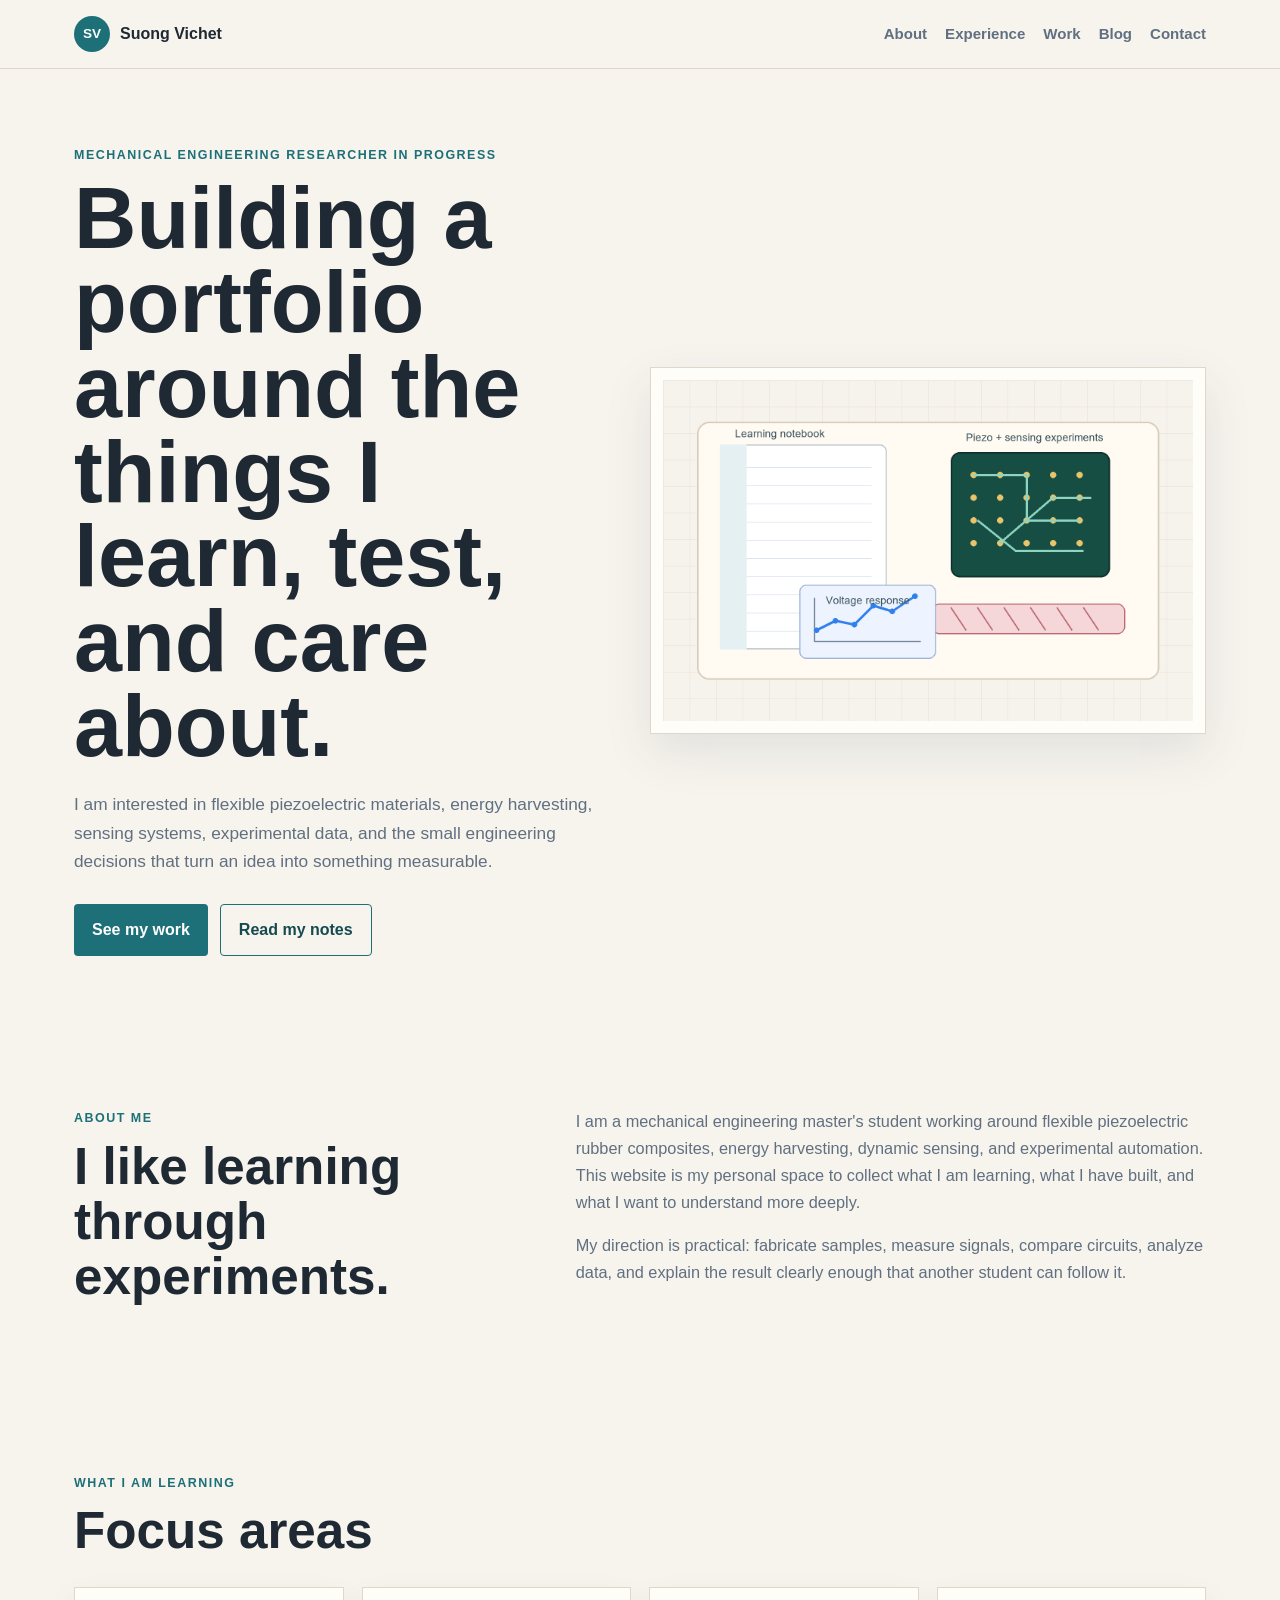
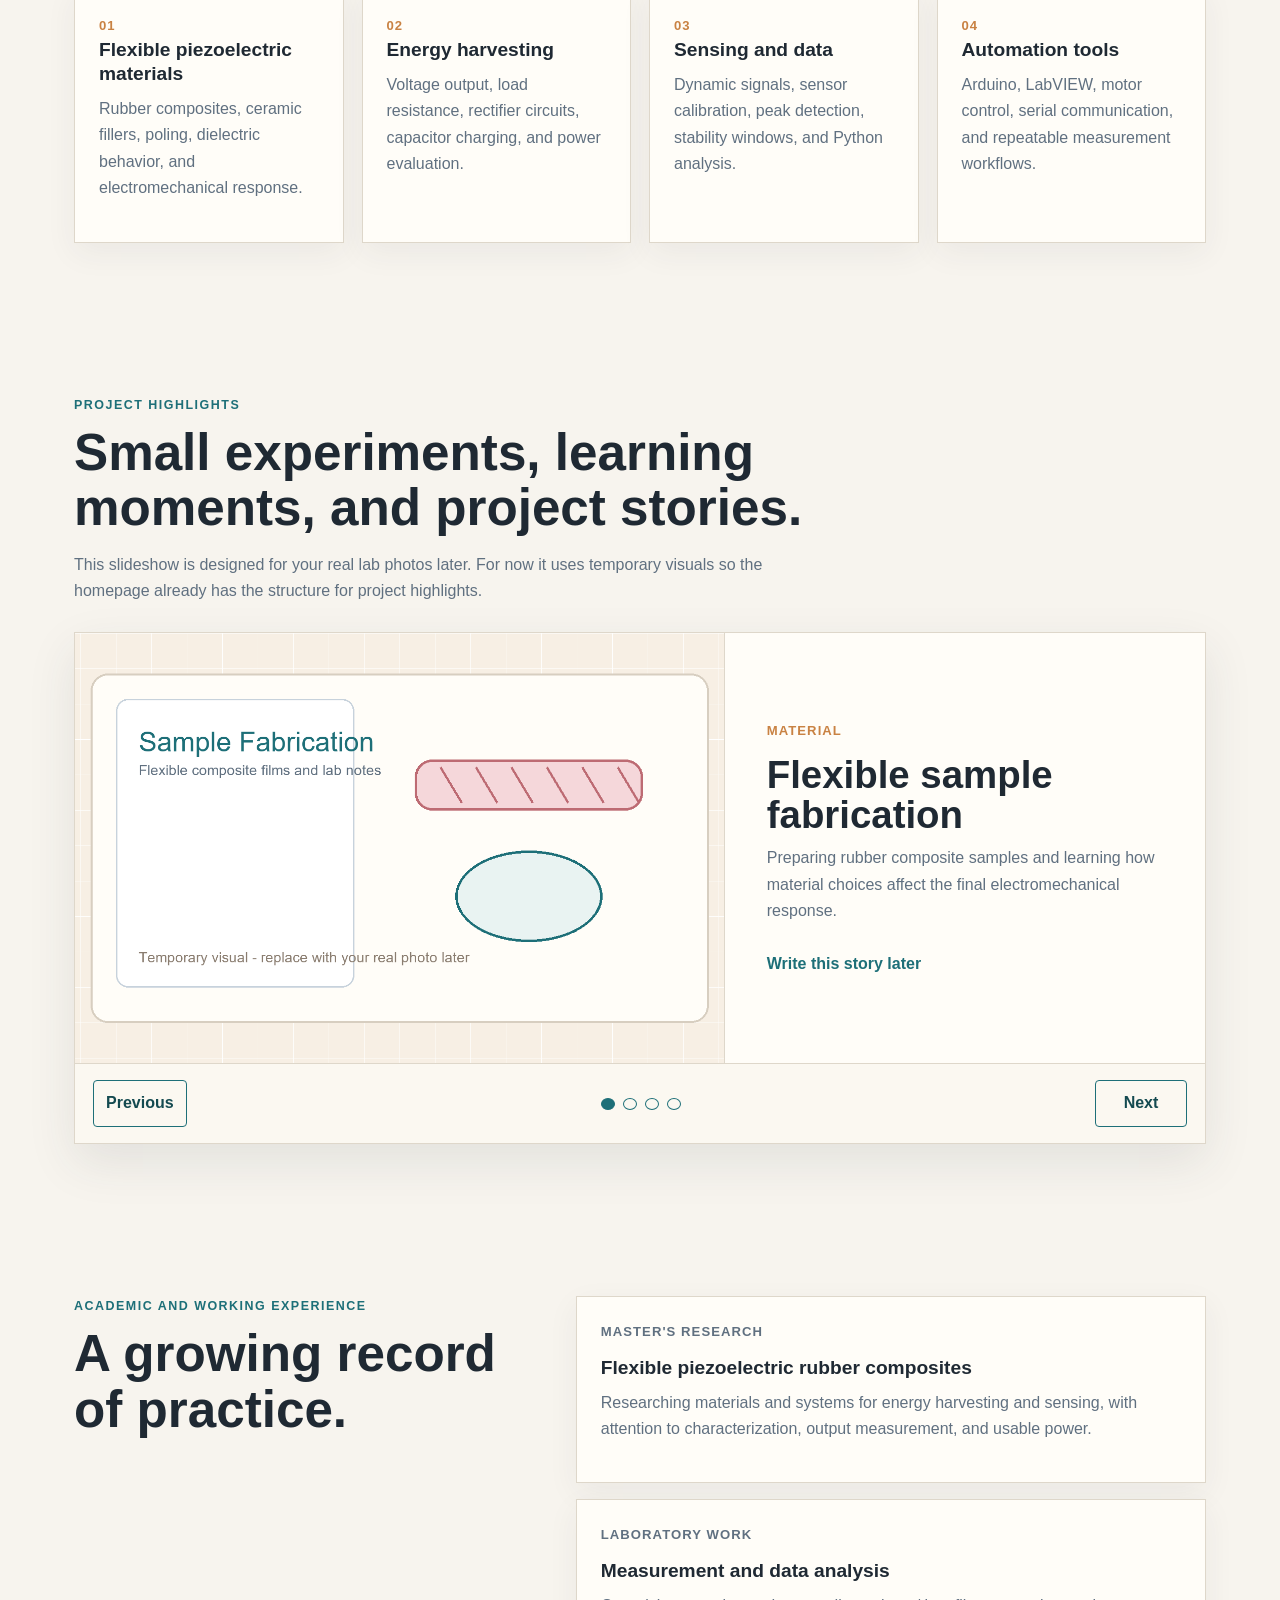
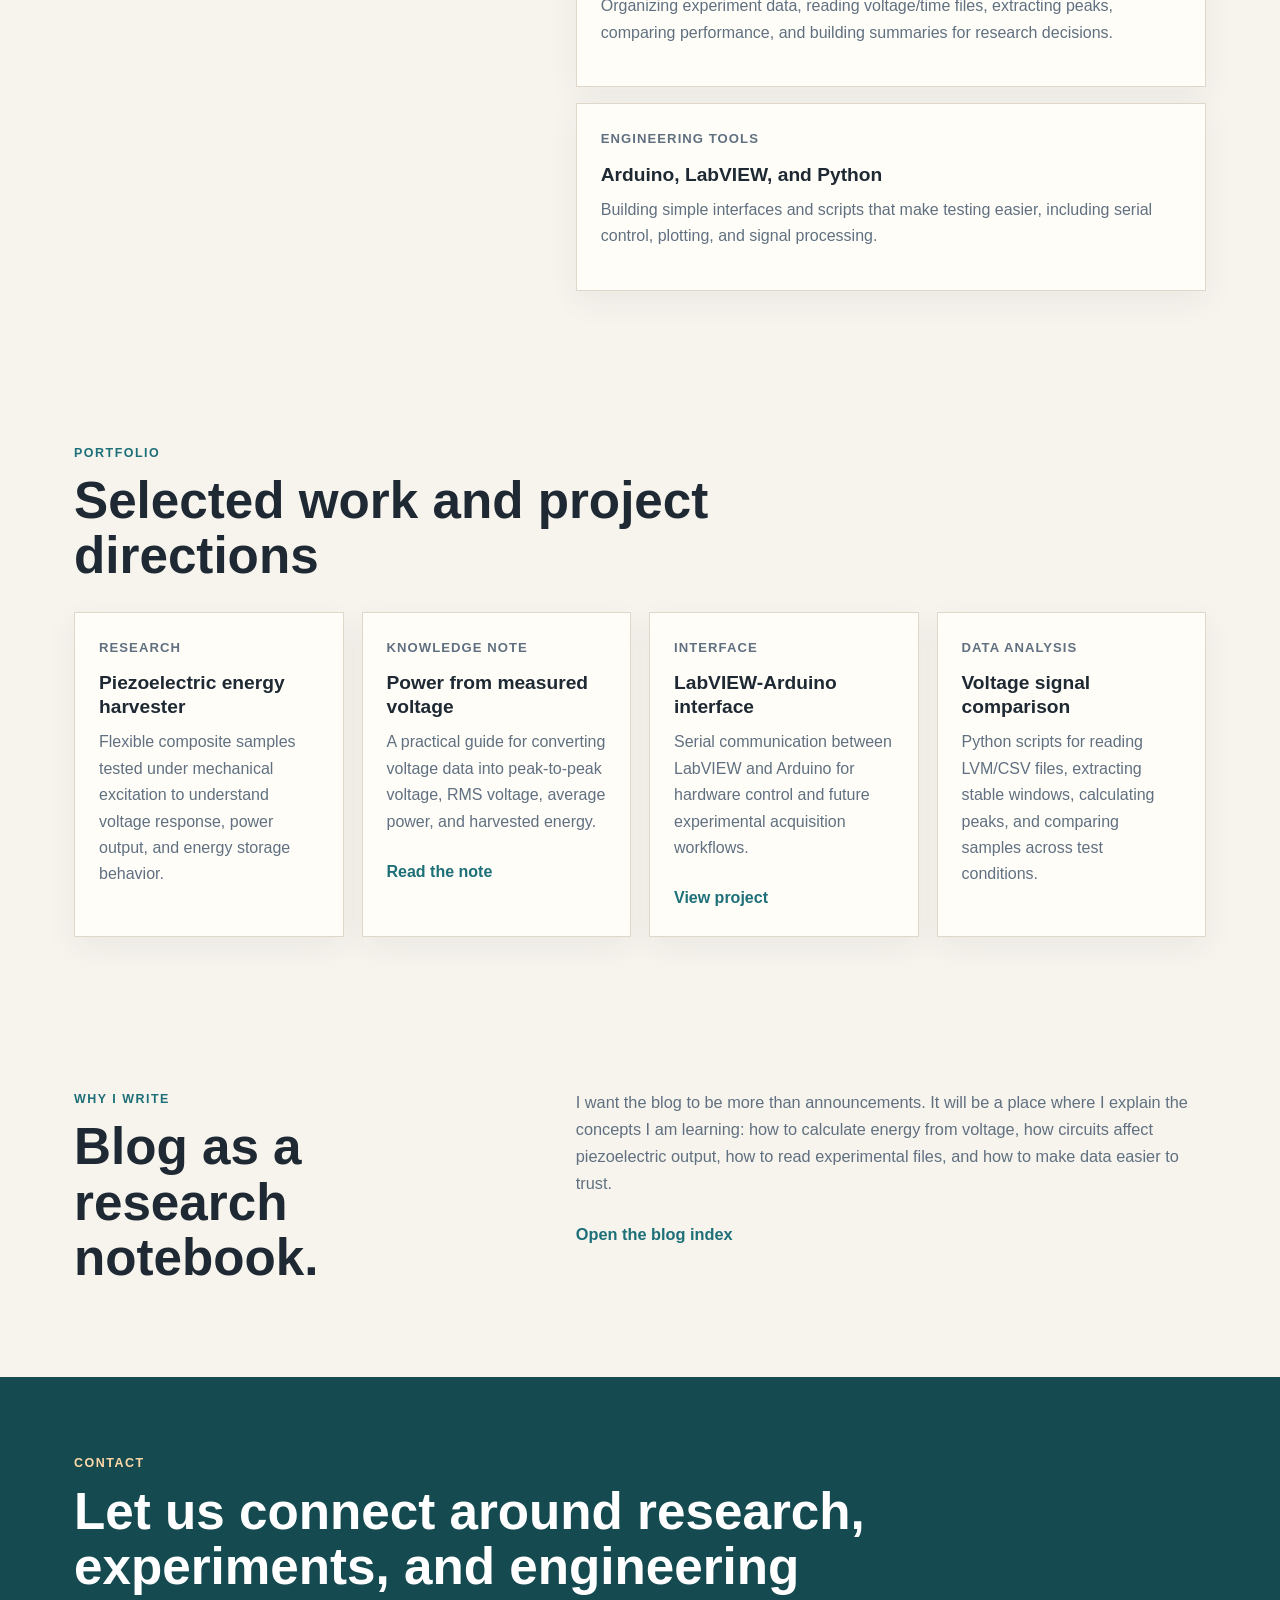
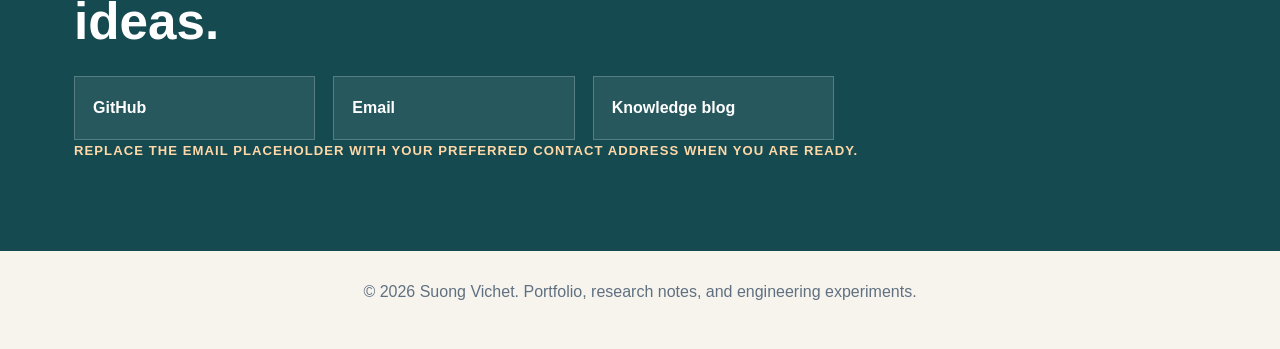
<file: index.html>
<!DOCTYPE html>
<html lang="en">
<head>
  <meta charset="UTF-8" />
  <meta name="viewport" content="width=device-width, initial-scale=1.0" />
  <title>Suong Vichet | Portfolio and Research Notes</title>
  <meta name="description" content="Portfolio of Suong Vichet: mechanical engineering, flexible piezoelectric materials, energy harvesting, sensing, automation, and research notes." />
  <link rel="stylesheet" href="styles.css" />
</head>
<body>
  <header class="site-header">
    <nav class="nav">
      <a class="brand" href="index.html" aria-label="Suong Vichet home">
        <span class="brand-mark">SV</span>
        <span>Suong Vichet</span>
      </a>
      <div class="nav-links">
        <a href="#about">About</a>
        <a href="#experience">Experience</a>
        <a href="#work">Work</a>
        <a href="blog.html">Blog</a>
        <a href="#contact">Contact</a>
      </div>
    </nav>
  </header>

  <main>
    <section id="home" class="hero">
      <div class="hero-copy">
        <p class="eyebrow">Mechanical engineering researcher in progress</p>
        <h1>Building a portfolio around the things I learn, test, and care about.</h1>
        <p class="lead">
          I am interested in flexible piezoelectric materials, energy harvesting, sensing systems,
          experimental data, and the small engineering decisions that turn an idea into something measurable.
        </p>
        <div class="hero-actions">
          <a class="button primary" href="#work">See my work</a>
          <a class="button secondary" href="blog.html">Read my notes</a>
        </div>
      </div>
      <figure class="hero-visual">
        <img src="assets/research-workbench.png" alt="Illustrated research workbench with notebook, circuit board, sample strip, and voltage response chart" />
      </figure>
    </section>

    <section id="about" class="section two-column">
      <div>
        <p class="eyebrow">About me</p>
        <h2>I like learning through experiments.</h2>
      </div>
      <div class="content-block">
        <p>
          I am a mechanical engineering master's student working around flexible piezoelectric
          rubber composites, energy harvesting, dynamic sensing, and experimental automation.
          This website is my personal space to collect what I am learning, what I have built,
          and what I want to understand more deeply.
        </p>
        <p>
          My direction is practical: fabricate samples, measure signals, compare circuits,
          analyze data, and explain the result clearly enough that another student can follow it.
        </p>
      </div>
    </section>

    <section class="section">
      <div class="section-heading">
        <p class="eyebrow">What I am learning</p>
        <h2>Focus areas</h2>
      </div>
      <div class="focus-grid">
        <article class="focus-item">
          <span>01</span>
          <h3>Flexible piezoelectric materials</h3>
          <p>Rubber composites, ceramic fillers, poling, dielectric behavior, and electromechanical response.</p>
        </article>
        <article class="focus-item">
          <span>02</span>
          <h3>Energy harvesting</h3>
          <p>Voltage output, load resistance, rectifier circuits, capacitor charging, and power evaluation.</p>
        </article>
        <article class="focus-item">
          <span>03</span>
          <h3>Sensing and data</h3>
          <p>Dynamic signals, sensor calibration, peak detection, stability windows, and Python analysis.</p>
        </article>
        <article class="focus-item">
          <span>04</span>
          <h3>Automation tools</h3>
          <p>Arduino, LabVIEW, motor control, serial communication, and repeatable measurement workflows.</p>
        </article>
      </div>
    </section>

    <section id="highlights" class="section">
      <div class="section-heading">
        <p class="eyebrow">Project highlights</p>
        <h2>Small experiments, learning moments, and project stories.</h2>
        <p class="section-intro">
          This slideshow is designed for your real lab photos later. For now it uses temporary visuals
          so the homepage already has the structure for project highlights.
        </p>
      </div>

      <div class="highlight-slider" aria-label="Project highlight slideshow">
        <article class="highlight-slide is-active">
          <img src="assets/highlights/sample-fabrication.png" alt="Temporary visual for flexible sample fabrication" />
          <div class="highlight-copy">
            <p class="tag">Material</p>
            <h3>Flexible sample fabrication</h3>
            <p>Preparing rubber composite samples and learning how material choices affect the final electromechanical response.</p>
            <a href="blog.html">Write this story later</a>
          </div>
        </article>

        <article class="highlight-slide">
          <img src="assets/highlights/energy-test.png" alt="Temporary visual for energy harvesting voltage test" />
          <div class="highlight-copy">
            <p class="tag">Energy harvesting</p>
            <h3>Voltage output testing</h3>
            <p>Comparing voltage response under mechanical excitation and turning raw signals into useful power and energy metrics.</p>
            <a href="energy-harvesting-from-voltage.html">Read related note</a>
          </div>
        </article>

        <article class="highlight-slide">
          <img src="assets/highlights/data-analysis.png" alt="Temporary visual for Python voltage data analysis" />
          <div class="highlight-copy">
            <p class="tag">Data analysis</p>
            <h3>Python signal comparison</h3>
            <p>Reading experiment files, selecting time windows, extracting peaks, and comparing samples clearly across test groups.</p>
            <a href="blog.html">Add analysis blog</a>
          </div>
        </article>

        <article class="highlight-slide">
          <img src="assets/highlights/lab-interface.png" alt="Temporary visual for LabVIEW and Arduino interface" />
          <div class="highlight-copy">
            <p class="tag">Interface</p>
            <h3>LabVIEW-Arduino control</h3>
            <p>Building a foundation for simple control, sensor acquisition, and repeatable measurement systems.</p>
            <a href="labview-arduino-interface.html">View project note</a>
          </div>
        </article>

        <div class="highlight-controls" aria-label="Slideshow controls">
          <button class="slider-button" type="button" data-slider-prev aria-label="Previous highlight">Previous</button>
          <div class="slider-dots" aria-label="Slide indicators"></div>
          <button class="slider-button" type="button" data-slider-next aria-label="Next highlight">Next</button>
        </div>
      </div>
    </section>

    <section id="experience" class="section two-column">
      <div>
        <p class="eyebrow">Academic and working experience</p>
        <h2>A growing record of practice.</h2>
      </div>
      <div class="timeline">
        <article class="timeline-item">
          <p class="timeline-date">Master's research</p>
          <h3>Flexible piezoelectric rubber composites</h3>
          <p>Researching materials and systems for energy harvesting and sensing, with attention to characterization, output measurement, and usable power.</p>
        </article>
        <article class="timeline-item">
          <p class="timeline-date">Laboratory work</p>
          <h3>Measurement and data analysis</h3>
          <p>Organizing experiment data, reading voltage/time files, extracting peaks, comparing performance, and building summaries for research decisions.</p>
        </article>
        <article class="timeline-item">
          <p class="timeline-date">Engineering tools</p>
          <h3>Arduino, LabVIEW, and Python</h3>
          <p>Building simple interfaces and scripts that make testing easier, including serial control, plotting, and signal processing.</p>
        </article>
      </div>
    </section>

    <section id="work" class="section">
      <div class="section-heading">
        <p class="eyebrow">Portfolio</p>
        <h2>Selected work and project directions</h2>
      </div>
      <div class="card-grid">
        <article class="card">
          <p class="tag">Research</p>
          <h3>Piezoelectric energy harvester</h3>
          <p>Flexible composite samples tested under mechanical excitation to understand voltage response, power output, and energy storage behavior.</p>
        </article>
        <article class="card">
          <p class="tag">Knowledge note</p>
          <h3>Power from measured voltage</h3>
          <p>A practical guide for converting voltage data into peak-to-peak voltage, RMS voltage, average power, and harvested energy.</p>
          <a href="energy-harvesting-from-voltage.html">Read the note</a>
        </article>
        <article class="card">
          <p class="tag">Interface</p>
          <h3>LabVIEW-Arduino interface</h3>
          <p>Serial communication between LabVIEW and Arduino for hardware control and future experimental acquisition workflows.</p>
          <a href="labview-arduino-interface.html">View project</a>
        </article>
        <article class="card">
          <p class="tag">Data analysis</p>
          <h3>Voltage signal comparison</h3>
          <p>Python scripts for reading LVM/CSV files, extracting stable windows, calculating peaks, and comparing samples across test conditions.</p>
        </article>
      </div>
    </section>

    <section class="section two-column">
      <div>
        <p class="eyebrow">Why I write</p>
        <h2>Blog as a research notebook.</h2>
      </div>
      <div class="content-block">
        <p>
          I want the blog to be more than announcements. It will be a place where I explain
          the concepts I am learning: how to calculate energy from voltage, how circuits affect
          piezoelectric output, how to read experimental files, and how to make data easier to trust.
        </p>
        <a class="text-link" href="blog.html">Open the blog index</a>
      </div>
    </section>

    <section id="contact" class="section contact-section">
      <p class="eyebrow">Contact</p>
      <h2>Let us connect around research, experiments, and engineering ideas.</h2>
      <div class="contact-grid">
        <a href="https://github.com/suongvichet" target="_blank" rel="noreferrer">GitHub</a>
        <a href="mailto:suongvichet@example.com">Email</a>
        <a href="blog.html">Knowledge blog</a>
      </div>
      <p class="small-note">Replace the email placeholder with your preferred contact address when you are ready.</p>
    </section>
  </main>

  <footer class="site-footer">
    <p>© 2026 Suong Vichet. Portfolio, research notes, and engineering experiments.</p>
  </footer>
  <script src="script.js"></script>
</body>
</html>
</file>
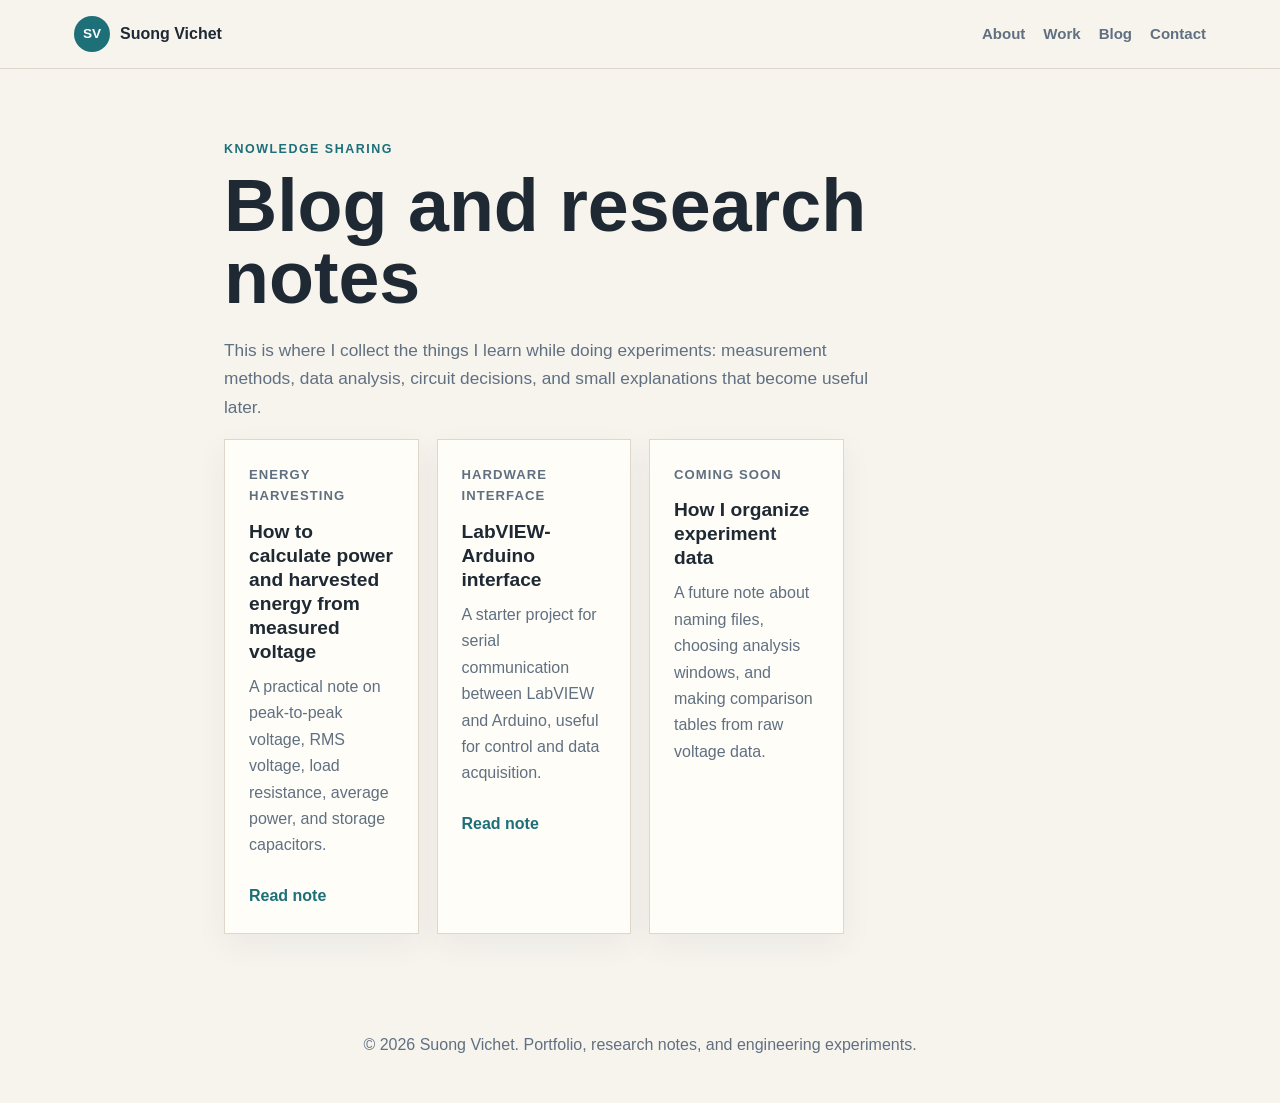
<file: blog.html>
<!DOCTYPE html>
<html lang="en">
<head>
  <meta charset="UTF-8" />
  <meta name="viewport" content="width=device-width, initial-scale=1.0" />
  <title>Blog | Suong Vichet</title>
  <meta name="description" content="Research notes and learning logs by Suong Vichet." />
  <link rel="stylesheet" href="styles.css" />
</head>
<body>
  <header class="site-header">
    <nav class="nav">
      <a class="brand" href="index.html"><span class="brand-mark">SV</span><span>Suong Vichet</span></a>
      <div class="nav-links">
        <a href="index.html#about">About</a>
        <a href="index.html#work">Work</a>
        <a href="blog.html">Blog</a>
        <a href="index.html#contact">Contact</a>
      </div>
    </nav>
  </header>

  <main class="article-layout">
    <p class="eyebrow">Knowledge sharing</p>
    <h1>Blog and research notes</h1>
    <p class="lead">
      This is where I collect the things I learn while doing experiments: measurement methods,
      data analysis, circuit decisions, and small explanations that become useful later.
    </p>

    <section class="card-grid" aria-label="Blog posts">
      <article class="card">
        <p class="tag">Energy harvesting</p>
        <h3>How to calculate power and harvested energy from measured voltage</h3>
        <p>A practical note on peak-to-peak voltage, RMS voltage, load resistance, average power, and storage capacitors.</p>
        <a href="energy-harvesting-from-voltage.html">Read note</a>
      </article>
      <article class="card">
        <p class="tag">Hardware interface</p>
        <h3>LabVIEW-Arduino interface</h3>
        <p>A starter project for serial communication between LabVIEW and Arduino, useful for control and data acquisition.</p>
        <a href="labview-arduino-interface.html">Read note</a>
      </article>
      <article class="card">
        <p class="tag">Coming soon</p>
        <h3>How I organize experiment data</h3>
        <p>A future note about naming files, choosing analysis windows, and making comparison tables from raw voltage data.</p>
      </article>
    </section>
  </main>

  <footer class="site-footer">
    <p>© 2026 Suong Vichet. Portfolio, research notes, and engineering experiments.</p>
  </footer>
</body>
</html>
</file>
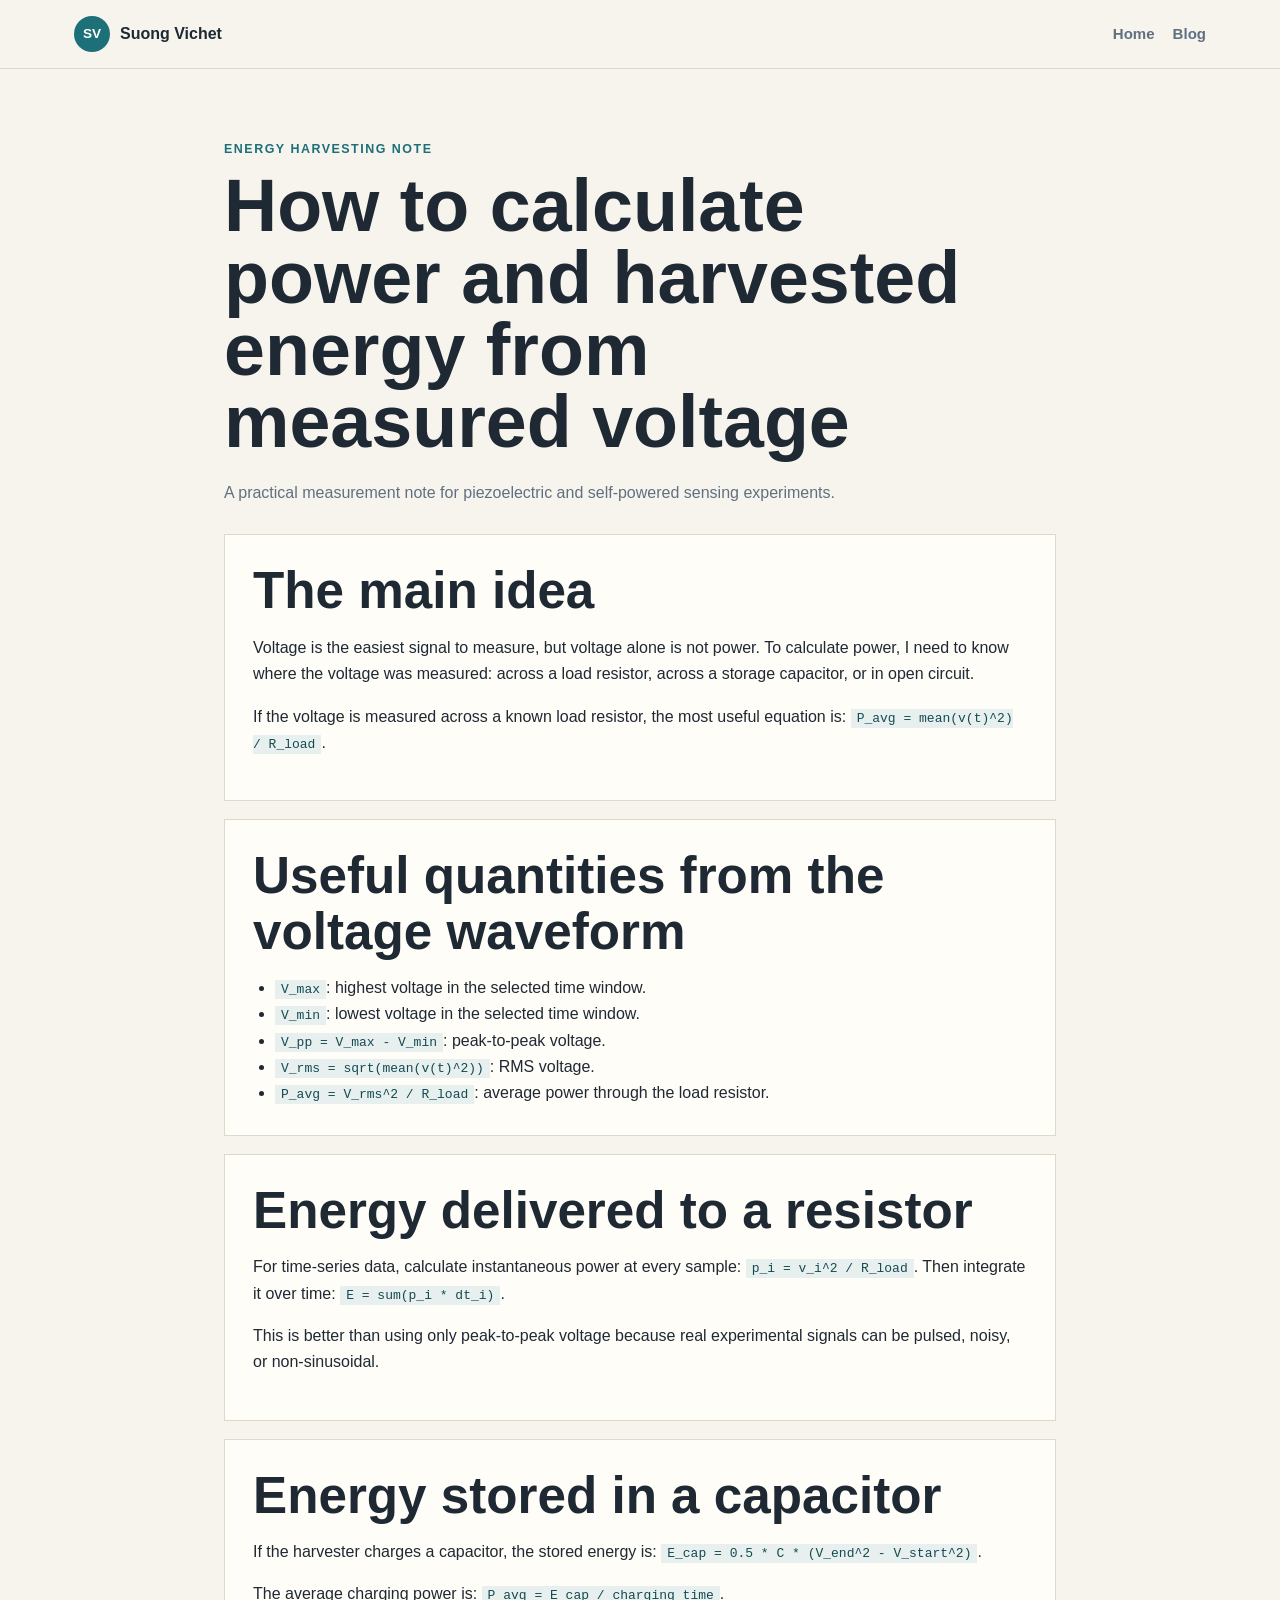
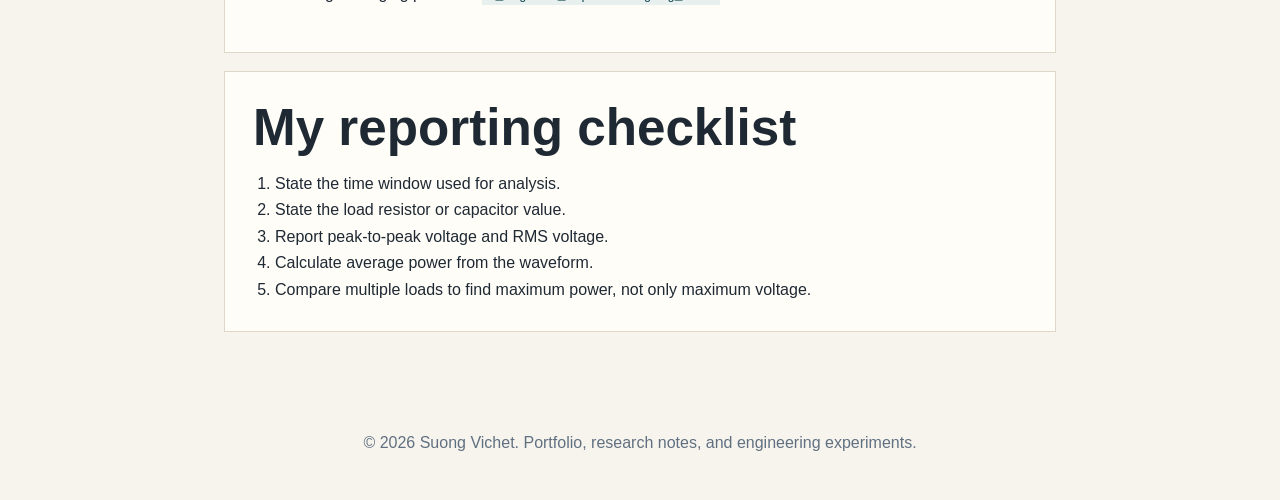
<file: energy-harvesting-from-voltage.html>
<!DOCTYPE html>
<html lang="en">
<head>
  <meta charset="UTF-8" />
  <meta name="viewport" content="width=device-width, initial-scale=1.0" />
  <title>Power and Energy from Voltage | Suong Vichet</title>
  <meta name="description" content="How to calculate power and harvested energy from measured voltage in an energy harvesting experiment." />
  <link rel="stylesheet" href="styles.css" />
</head>
<body>
  <header class="site-header">
    <nav class="nav">
      <a class="brand" href="index.html"><span class="brand-mark">SV</span><span>Suong Vichet</span></a>
      <div class="nav-links">
        <a href="index.html">Home</a>
        <a href="blog.html">Blog</a>
      </div>
    </nav>
  </header>

  <main class="article-layout">
    <p class="eyebrow">Energy harvesting note</p>
    <h1>How to calculate power and harvested energy from measured voltage</h1>
    <p class="article-meta">A practical measurement note for piezoelectric and self-powered sensing experiments.</p>

    <section class="article-card">
      <h2>The main idea</h2>
      <p>
        Voltage is the easiest signal to measure, but voltage alone is not power. To calculate power,
        I need to know where the voltage was measured: across a load resistor, across a storage capacitor,
        or in open circuit.
      </p>
      <p>
        If the voltage is measured across a known load resistor, the most useful equation is:
        <code>P_avg = mean(v(t)^2) / R_load</code>.
      </p>
    </section>

    <section class="article-card">
      <h2>Useful quantities from the voltage waveform</h2>
      <ul>
        <li><code>V_max</code>: highest voltage in the selected time window.</li>
        <li><code>V_min</code>: lowest voltage in the selected time window.</li>
        <li><code>V_pp = V_max - V_min</code>: peak-to-peak voltage.</li>
        <li><code>V_rms = sqrt(mean(v(t)^2))</code>: RMS voltage.</li>
        <li><code>P_avg = V_rms^2 / R_load</code>: average power through the load resistor.</li>
      </ul>
    </section>

    <section class="article-card">
      <h2>Energy delivered to a resistor</h2>
      <p>
        For time-series data, calculate instantaneous power at every sample:
        <code>p_i = v_i^2 / R_load</code>.
        Then integrate it over time:
        <code>E = sum(p_i * dt_i)</code>.
      </p>
      <p>
        This is better than using only peak-to-peak voltage because real experimental signals can be pulsed,
        noisy, or non-sinusoidal.
      </p>
    </section>

    <section class="article-card">
      <h2>Energy stored in a capacitor</h2>
      <p>
        If the harvester charges a capacitor, the stored energy is:
        <code>E_cap = 0.5 * C * (V_end^2 - V_start^2)</code>.
      </p>
      <p>
        The average charging power is:
        <code>P_avg = E_cap / charging_time</code>.
      </p>
    </section>

    <section class="article-card">
      <h2>My reporting checklist</h2>
      <ol>
        <li>State the time window used for analysis.</li>
        <li>State the load resistor or capacitor value.</li>
        <li>Report peak-to-peak voltage and RMS voltage.</li>
        <li>Calculate average power from the waveform.</li>
        <li>Compare multiple loads to find maximum power, not only maximum voltage.</li>
      </ol>
    </section>
  </main>

  <footer class="site-footer">
    <p>© 2026 Suong Vichet. Portfolio, research notes, and engineering experiments.</p>
  </footer>
</body>
</html>
</file>
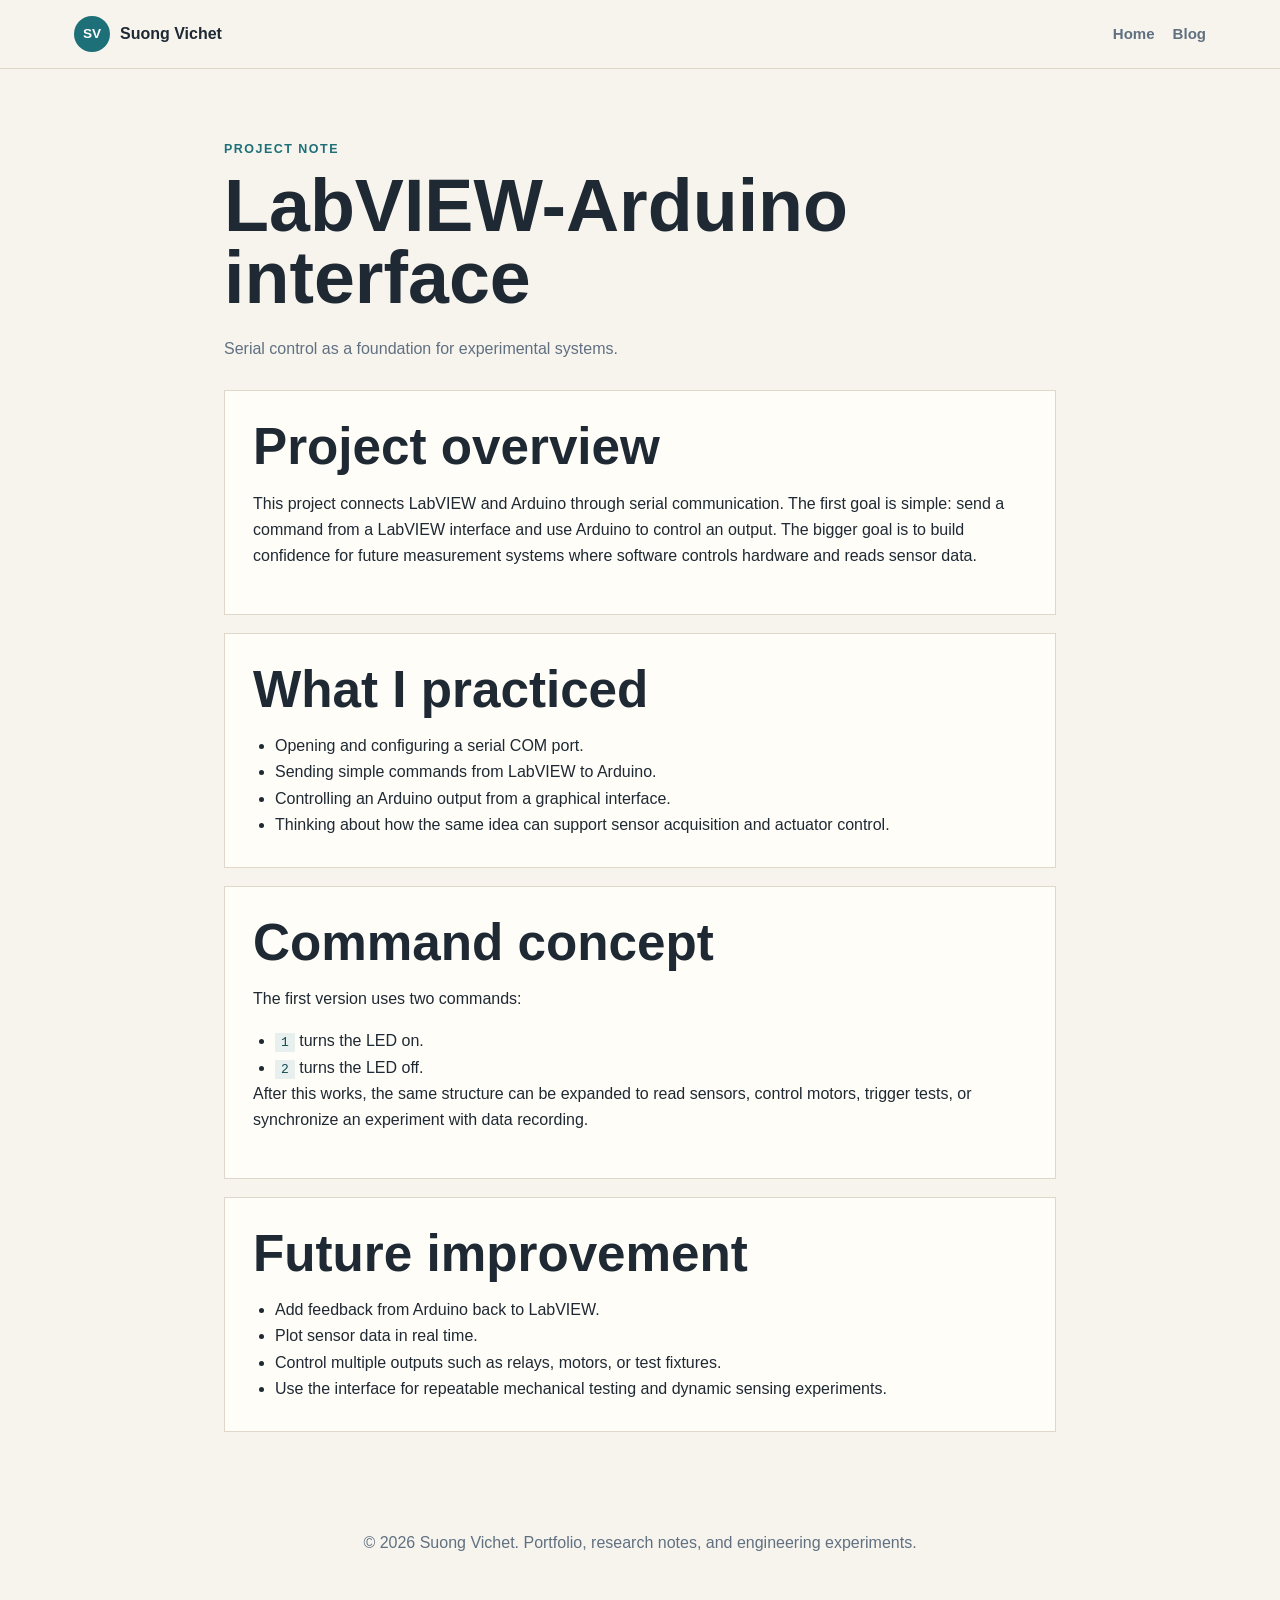
<file: labview-arduino-interface.html>
<!DOCTYPE html>
<html lang="en">
<head>
  <meta charset="UTF-8" />
  <meta name="viewport" content="width=device-width, initial-scale=1.0" />
  <title>LabVIEW-Arduino Interface | Suong Vichet</title>
  <meta name="description" content="A short project note on building a LabVIEW-Arduino serial interface." />
  <link rel="stylesheet" href="styles.css" />
</head>
<body>
  <header class="site-header">
    <nav class="nav">
      <a class="brand" href="index.html"><span class="brand-mark">SV</span><span>Suong Vichet</span></a>
      <div class="nav-links">
        <a href="index.html">Home</a>
        <a href="blog.html">Blog</a>
      </div>
    </nav>
  </header>

  <main class="article-layout">
    <p class="eyebrow">Project note</p>
    <h1>LabVIEW-Arduino interface</h1>
    <p class="article-meta">Serial control as a foundation for experimental systems.</p>

    <section class="article-card">
      <h2>Project overview</h2>
      <p>
        This project connects LabVIEW and Arduino through serial communication. The first goal is simple:
        send a command from a LabVIEW interface and use Arduino to control an output. The bigger goal is to
        build confidence for future measurement systems where software controls hardware and reads sensor data.
      </p>
    </section>

    <section class="article-card">
      <h2>What I practiced</h2>
      <ul>
        <li>Opening and configuring a serial COM port.</li>
        <li>Sending simple commands from LabVIEW to Arduino.</li>
        <li>Controlling an Arduino output from a graphical interface.</li>
        <li>Thinking about how the same idea can support sensor acquisition and actuator control.</li>
      </ul>
    </section>

    <section class="article-card">
      <h2>Command concept</h2>
      <p>The first version uses two commands:</p>
      <ul>
        <li><code>1</code> turns the LED on.</li>
        <li><code>2</code> turns the LED off.</li>
      </ul>
      <p>
        After this works, the same structure can be expanded to read sensors, control motors, trigger tests,
        or synchronize an experiment with data recording.
      </p>
    </section>

    <section class="article-card">
      <h2>Future improvement</h2>
      <ul>
        <li>Add feedback from Arduino back to LabVIEW.</li>
        <li>Plot sensor data in real time.</li>
        <li>Control multiple outputs such as relays, motors, or test fixtures.</li>
        <li>Use the interface for repeatable mechanical testing and dynamic sensing experiments.</li>
      </ul>
    </section>
  </main>

  <footer class="site-footer">
    <p>© 2026 Suong Vichet. Portfolio, research notes, and engineering experiments.</p>
  </footer>
</body>
</html>
</file>
<file: styles.css>
:root {
  --paper: #f7f4ee;
  --surface: #fffdf8;
  --ink: #1f2933;
  --muted: #607080;
  --line: #ded7ca;
  --accent: #1d6f78;
  --accent-dark: #144a50;
  --warm: #c98243;
  --soft: #e7f0ef;
  --shadow: 0 18px 45px rgba(45, 57, 68, 0.1);
}

* {
  box-sizing: border-box;
}

html {
  scroll-behavior: smooth;
}

body {
  margin: 0;
  font-family: Arial, Helvetica, sans-serif;
  color: var(--ink);
  background: var(--paper);
  line-height: 1.65;
}

img {
  max-width: 100%;
  display: block;
}

a {
  color: inherit;
  text-decoration: none;
}

.site-header {
  position: sticky;
  top: 0;
  z-index: 10;
  background: rgba(247, 244, 238, 0.92);
  border-bottom: 1px solid var(--line);
  backdrop-filter: blur(14px);
}

.nav {
  max-width: 1180px;
  margin: 0 auto;
  padding: 16px 24px;
  display: flex;
  align-items: center;
  justify-content: space-between;
  gap: 24px;
}

.brand {
  display: inline-flex;
  align-items: center;
  gap: 10px;
  font-weight: 800;
}

.brand-mark {
  width: 36px;
  height: 36px;
  display: inline-grid;
  place-items: center;
  border-radius: 50%;
  background: var(--accent);
  color: white;
  font-size: 0.85rem;
}

.nav-links {
  display: flex;
  align-items: center;
  gap: 18px;
  color: var(--muted);
  font-weight: 700;
  font-size: 0.94rem;
}

.nav-links a:hover,
.text-link,
.card a {
  color: var(--accent);
}

.hero,
.section {
  max-width: 1180px;
  margin: 0 auto;
  padding: 76px 24px;
}

.hero {
  display: grid;
  grid-template-columns: minmax(0, 0.95fr) minmax(360px, 1fr);
  gap: 48px;
  align-items: center;
  min-height: calc(100vh - 70px);
}

.eyebrow {
  margin: 0 0 10px;
  color: var(--accent);
  font-size: 0.78rem;
  font-weight: 800;
  letter-spacing: 0.12em;
  text-transform: uppercase;
}

h1,
h2,
h3,
p {
  margin-top: 0;
}

h1 {
  max-width: 760px;
  margin-bottom: 22px;
  font-size: clamp(2.5rem, 7vw, 5.4rem);
  line-height: 0.98;
  letter-spacing: 0;
}

h2 {
  margin-bottom: 16px;
  font-size: clamp(2rem, 4vw, 3.2rem);
  line-height: 1.08;
  letter-spacing: 0;
}

h3 {
  margin-bottom: 10px;
  font-size: 1.2rem;
  line-height: 1.25;
}

.lead {
  max-width: 660px;
  color: var(--muted);
  font-size: 1.08rem;
}

.hero-actions {
  display: flex;
  flex-wrap: wrap;
  gap: 12px;
  margin-top: 28px;
}

.button {
  display: inline-flex;
  align-items: center;
  justify-content: center;
  min-height: 46px;
  padding: 12px 18px;
  border-radius: 4px;
  font-weight: 800;
}

.button.primary {
  background: var(--accent);
  color: white;
}

.button.secondary {
  border: 1px solid var(--accent);
  color: var(--accent-dark);
  background: transparent;
}

.hero-visual {
  margin: 0;
  padding: 12px;
  background: var(--surface);
  border: 1px solid var(--line);
  box-shadow: var(--shadow);
}

.hero-visual img {
  aspect-ratio: 14 / 9;
  width: 100%;
  object-fit: cover;
}

.two-column {
  display: grid;
  grid-template-columns: minmax(260px, 0.72fr) minmax(0, 1fr);
  gap: 48px;
  align-items: start;
}

.content-block {
  color: var(--muted);
  font-size: 1.02rem;
}

.section-heading {
  max-width: 760px;
  margin-bottom: 28px;
}

.section-intro {
  max-width: 720px;
  color: var(--muted);
}

.focus-grid,
.card-grid,
.contact-grid {
  display: grid;
  gap: 18px;
}

.focus-grid {
  grid-template-columns: repeat(4, 1fr);
}

.card-grid {
  grid-template-columns: repeat(4, 1fr);
}

.focus-item,
.card,
.timeline-item {
  background: var(--surface);
  border: 1px solid var(--line);
  padding: 24px;
  box-shadow: 0 10px 30px rgba(45, 57, 68, 0.06);
}

.focus-item span,
.tag,
.timeline-date,
.small-note {
  color: var(--warm);
  font-size: 0.82rem;
  font-weight: 800;
  letter-spacing: 0.08em;
  text-transform: uppercase;
}

.focus-item p,
.card p,
.timeline-item p {
  color: var(--muted);
}

.timeline {
  display: grid;
  gap: 16px;
}

.card a,
.text-link {
  display: inline-block;
  margin-top: 8px;
  font-weight: 800;
}

.highlight-slider {
  position: relative;
  background: var(--surface);
  border: 1px solid var(--line);
  box-shadow: var(--shadow);
  overflow: hidden;
}

.highlight-slide {
  display: none;
  grid-template-columns: minmax(0, 1.15fr) minmax(310px, 0.85fr);
  min-height: 430px;
}

.highlight-slide.is-active {
  display: grid;
}

.highlight-slide img {
  width: 100%;
  height: 100%;
  min-height: 430px;
  object-fit: cover;
  border-right: 1px solid var(--line);
}

.highlight-copy {
  display: flex;
  flex-direction: column;
  justify-content: center;
  padding: 42px;
}

.highlight-copy h3 {
  font-size: clamp(1.8rem, 3vw, 2.7rem);
  line-height: 1.05;
}

.highlight-copy p:not(.tag) {
  color: var(--muted);
}

.highlight-copy a {
  margin-top: 10px;
  color: var(--accent);
  font-weight: 800;
}

.highlight-controls {
  display: flex;
  align-items: center;
  justify-content: space-between;
  gap: 16px;
  padding: 16px 18px;
  border-top: 1px solid var(--line);
  background: #fbf8f1;
}

.slider-button {
  min-width: 92px;
  min-height: 40px;
  padding: 9px 12px;
  border: 1px solid var(--accent);
  border-radius: 4px;
  background: transparent;
  color: var(--accent-dark);
  font: inherit;
  font-weight: 800;
  cursor: pointer;
}

.slider-button:hover,
.slider-dot.is-active {
  background: var(--accent);
  color: white;
}

.slider-dots {
  display: flex;
  justify-content: center;
  gap: 8px;
}

.slider-dot {
  width: 12px;
  height: 12px;
  border: 1px solid var(--accent);
  border-radius: 50%;
  background: transparent;
  cursor: pointer;
}

.contact-section {
  background: var(--accent-dark);
  color: white;
  max-width: none;
  padding-left: max(24px, calc((100vw - 1180px) / 2 + 24px));
  padding-right: max(24px, calc((100vw - 1180px) / 2 + 24px));
}

.contact-section .eyebrow,
.contact-section .small-note {
  color: #ffd8a8;
}

.contact-section h2 {
  max-width: 820px;
}

.contact-grid {
  grid-template-columns: repeat(3, minmax(0, 1fr));
  max-width: 760px;
  margin-top: 26px;
}

.contact-grid a {
  padding: 18px;
  border: 1px solid rgba(255, 255, 255, 0.22);
  background: rgba(255, 255, 255, 0.08);
  font-weight: 800;
}

.site-footer {
  padding: 28px 24px;
  color: var(--muted);
  text-align: center;
}

.article-layout {
  max-width: 880px;
  margin: 0 auto;
  padding: 70px 24px;
}

.article-layout h1 {
  font-size: clamp(2.4rem, 6vw, 4.6rem);
}

.article-meta {
  color: var(--muted);
  margin-bottom: 28px;
}

.article-card {
  padding: 28px;
  background: var(--surface);
  border: 1px solid var(--line);
}

.article-card + .article-card {
  margin-top: 18px;
}

.article-card ul,
.article-card ol {
  margin-bottom: 0;
  padding-left: 22px;
}

code {
  padding: 2px 6px;
  background: var(--soft);
  color: var(--accent-dark);
}

@media (max-width: 980px) {
  .hero,
  .two-column,
  .focus-grid,
  .card-grid,
  .contact-grid,
  .highlight-slide,
  .highlight-slide.is-active {
    grid-template-columns: 1fr;
  }

  .hero {
    min-height: auto;
    padding-top: 54px;
  }

  .nav {
    align-items: flex-start;
    flex-direction: column;
  }

  .nav-links {
    flex-wrap: wrap;
  }

  .highlight-slide img {
    min-height: 260px;
    border-right: 0;
    border-bottom: 1px solid var(--line);
  }

  .highlight-copy {
    padding: 28px;
  }

  .highlight-controls {
    align-items: stretch;
    flex-direction: column;
  }

  .slider-button {
    width: 100%;
  }
}
</file>
